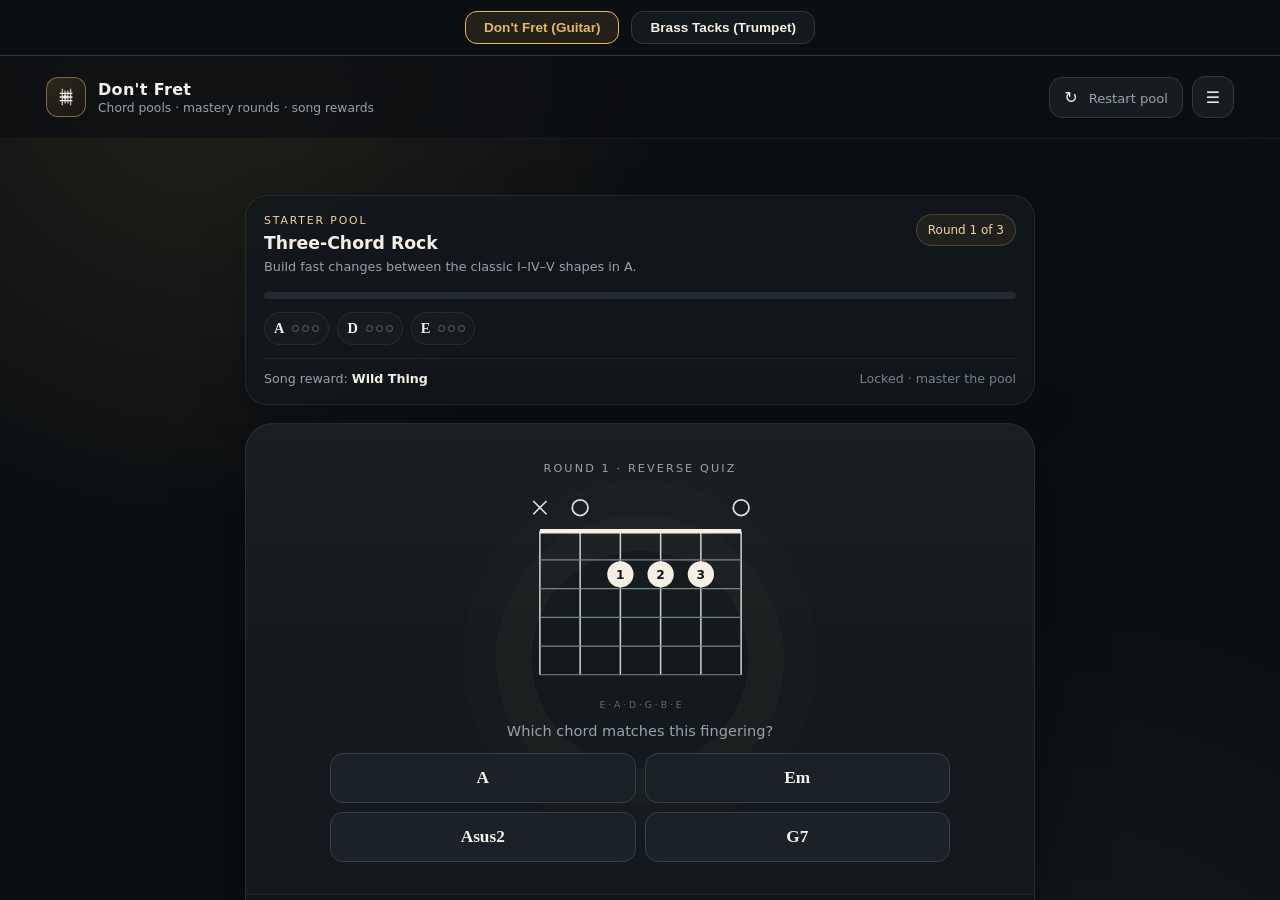
<file: index.html>
<!DOCTYPE html>
<html lang="en">
<head>
<meta charset="UTF-8" />
<meta name="viewport" content="width=device-width, initial-scale=1.0" />
<title>Instrument Trainers</title>
<style>
  :root {
    --bg: #0c0f12;
    --panel: #14191d;
    --line: #303941;
    --ink: #f5f0e7;
    --accent: #e6b85c;
  }
  
  html, body {
    margin: 0;
    padding: 0;
    height: 100%;
    font-family: Inter, ui-sans-serif, system-ui, -apple-system, sans-serif;
    background: var(--bg);
    color: var(--ink);
    overflow: hidden; /* Prevent double scrollbars */
  }

  .top-nav {
    display: flex;
    align-items: center;
    justify-content: center;
    gap: 12px;
    height: 56px;
    background: rgba(12, 15, 18, 0.95);
    border-bottom: 1px solid var(--line);
    position: absolute;
    top: 0;
    left: 0;
    width: 100%;
    z-index: 100;
    box-sizing: border-box;
  }

  .nav-btn {
    background: var(--panel);
    border: 1px solid var(--line);
    color: var(--ink);
    padding: 8px 18px;
    border-radius: 12px;
    cursor: pointer;
    font-size: 0.85rem;
    font-weight: 600;
    transition: all 0.15s ease;
  }

  .nav-btn:hover {
    border-color: rgba(230, 184, 92, 0.5);
    transform: translateY(-1px);
  }

  .nav-btn.active {
    background: rgba(230, 184, 92, 0.1);
    border-color: var(--accent);
    color: var(--accent);
    transform: none;
  }

  .app-frame {
    width: 100%;
    height: 100vh;
    border: none;
    padding-top: 56px; /* Offset for the nav bar */
    box-sizing: border-box;
    display: block;
  }
</style>
</head>
<body>

  <div class="top-nav">
    <button class="nav-btn active" onclick="switchApp('guitar/index.html', this)">Don't Fret (Guitar)</button>
    <button class="nav-btn" onclick="switchApp('trumpet/index.html', this)">Brass Tacks (Trumpet)</button>
  </div>

  <iframe id="appFrame" class="app-frame" src="guitar/index.html" title="Instrument Trainer Application"></iframe>

  <script>
    function switchApp(url, btnElement) {
      // Switch the iframe source
      document.getElementById('appFrame').src = url;
      
      // Update active button states
      document.querySelectorAll('.nav-btn').forEach(btn => btn.classList.remove('active'));
      btnElement.classList.add('active');
    }
  </script>

</body>
</html>
</file>
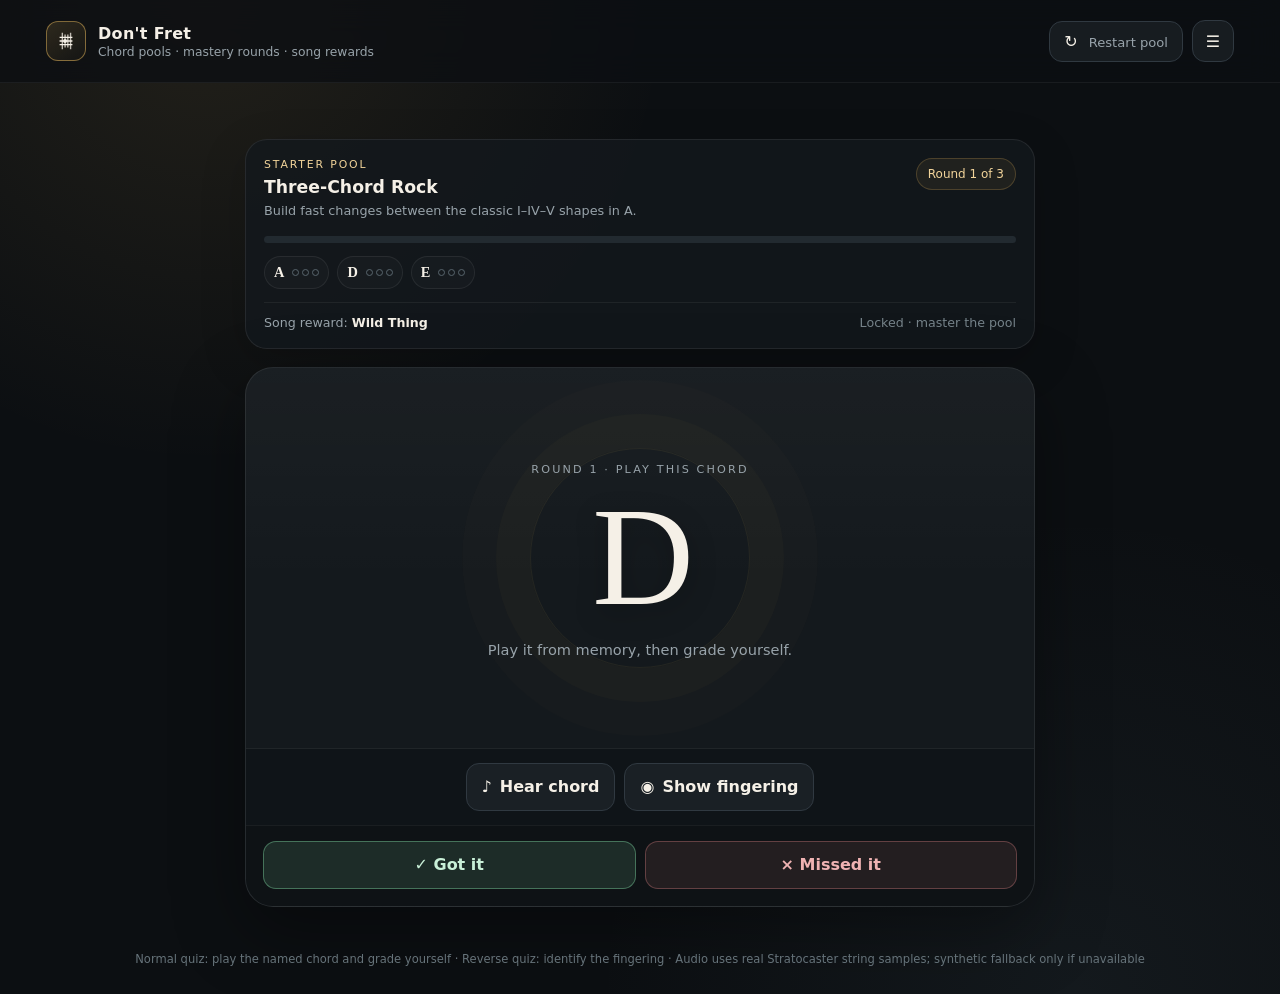
<file: guitar/index.html>
<!DOCTYPE html>
<html lang="en">
<head>
<meta charset="UTF-8" />
<meta name="viewport" content="width=device-width, initial-scale=1.0" />
<link rel="stylesheet" href="styles.css">
<script type="module" src="./index.js?v=1.2"></script>
<title>Don't Fret — Chord Trainer</title>
</head>
<body>
<div class="app-shell">
  <header>
    <div class="brand">
      <div class="brand-mark" aria-hidden="true">
        <svg viewBox="0 0 24 24" fill="none" stroke="currentColor" stroke-width="1.5">
          <path d="M8 3v18M11 5v14M14 5v14M17 3v18" opacity=".75"/>
          <path d="M5 8h14M5 12h14M5 16h14"/>
          <circle cx="11" cy="12" r="2.1" fill="currentColor" stroke="none"/>
        </svg>
      </div>
      <div class="brand-copy">
        <strong>Don't Fret</strong>
        <span>Chord pools · mastery rounds · song rewards</span>
      </div>
    </div>
    <div class="header-actions">
      <button id="restartBtn" class="ghost-btn" title="Restart this chord pool">↻ <span>Restart pool</span></button>
      <button id="settingsBtn" class="icon-btn" title="Chord pools and settings" aria-label="Chord pools and settings">☰</button>
    </div>
  </header>

  <main>
    <div class="quiz-wrap">
      <section class="pool-status" aria-label="Current chord pool progress">
        <div class="pool-top">
          <div>
            <div id="poolKicker" class="pool-kicker">Starter pool</div>
            <h2 id="poolTitle" class="pool-title">Three-Chord Rock</h2>
            <p id="poolDescription" class="pool-desc"></p>
          </div>
          <div id="roundBadge" class="round-badge">Round 1 of 3</div>
        </div>
        <div class="progress-track"><div id="progressFill" class="progress-fill"></div></div>
        <div id="masteryRow" class="mastery-row"></div>
        <div class="reward-line">
          <span>Song reward: <strong id="rewardTitle">Wild Thing</strong></span>
          <span id="rewardState" class="reward-state">Locked · master the pool</span>
        </div>
      </section>

      <section id="quizCard" class="quiz-card" aria-live="polite">
        <div class="prompt-area">
          <div class="prompt-inner">
            <div id="eyebrow" class="eyebrow">Play this chord</div>

            <div id="forwardPrompt">
              <h1 id="chordName">A</h1>
              <div class="subprompt">Play it from memory, then grade yourself.</div>
            </div>

            <div id="reversePrompt" class="reverse-wrap">
              <div id="reverseDiagram" class="reverse-diagram"></div>
              <div class="subprompt" style="margin-top:0;margin-bottom:14px">Which chord matches this fingering?</div>
              <div id="choiceGrid" class="choice-grid"></div>
            </div>
          </div>
        </div>

        <div class="hint-strip">
          <button id="hearBtn" class="secondary-btn" title="Hear chord (Space)"><span aria-hidden="true">♪</span> Hear chord</button>
          <button id="showBtn" class="secondary-btn" title="Show fingering (F)"><span aria-hidden="true">◉</span> Show fingering</button>
        </div>

        <div class="answer-strip">
          <div id="forwardActions" class="forward-actions">
            <button id="gotItBtn" class="answer-btn good">✓ Got it</button>
            <button id="missedBtn" class="answer-btn miss">× Missed it</button>
          </div>
          <div id="feedbackRow" class="feedback-row">
            <div id="feedbackCopy" class="feedback-copy"></div>
            <button id="continueBtn" class="primary-btn">Next chord <span aria-hidden="true">→</span></button>
          </div>
        </div>
      </section>

      <section id="diagramCard" class="diagram-card" aria-live="polite">
        <div class="diagram-head">
          <div>
            <h2 id="diagramTitle">A fingering</h2>
            <p>Standard tuning · E A D G B E</p>
          </div>
          <div class="mini-badge">Fingering</div>
        </div>
        <div id="diagram"></div>
        <div class="tip-row">
          <div class="tip">○ open string</div>
          <div class="tip">× muted string</div>
          <div class="tip">● fretted note</div>
          <div class="tip">number = finger</div>
        </div>
      </section>

      <section id="songCard" class="song-card" aria-live="polite">
        <div class="unlock-label">Pool mastered · song unlocked</div>
        <h2 id="songTitle"></h2>
        <p id="songMeta" class="song-meta"></p>
        <p id="songNote" class="song-note"></p>
        <div class="song-grid">
          <div class="song-panel">
            <div class="song-panel-label">Practice progression</div>
            <div id="songProgression" class="progression"></div>
          </div>
          <div class="song-panel">
            <div class="song-panel-label">Suggested practice pattern</div>
            <div id="strumPattern" class="strum-pattern"></div>
            <div id="strumCount" class="strum-count"></div>
          </div>
        </div>
        <div class="song-actions">
          <button id="playProgressionBtn" class="primary-btn"><span aria-hidden="true">♪</span> Hear progression</button>
          <button id="practiceAgainBtn" class="secondary-btn">Practice pool again</button>
          <button id="choosePoolBtn" class="secondary-btn">Choose another pool</button>
        </div>

        <div class="song-demo" aria-label="Guided song chord demonstration">
          <div class="song-demo-head">
            <div>
              <h3>Guided chord demonstration</h3>
              <p>Follow the shape, count the pulse, and change when the next chord arrives.</p>
            </div>
            <div class="tempo-control">
              <div class="tempo-top"><span>Practice tempo</span><strong id="demoTempoValue">72 BPM</strong></div>
              <input id="demoTempo" type="range" min="45" max="130" step="1" value="72" aria-label="Guided demonstration practice tempo" />
            </div>
          </div>

          <div class="demo-stage">
            <div id="demoCurrentDiagram" class="demo-diagram-panel"></div>
            <div class="demo-info-panel">
              <div id="demoStepLabel" class="demo-kicker">Chord 1 of 4</div>
              <div id="demoChordName" class="demo-chord-name">A</div>
              <div class="demo-next">
                <div id="demoNextDiagram" class="demo-next-diagram"></div>
                <div class="demo-next-copy"><span>Coming next</span><strong id="demoNextChord">D</strong></div>
              </div>
              <div class="demo-measure">
                <div class="demo-measure-top"><span id="demoFeel">4/4 practice pulse</span><span id="demoBeatCount">Beat 1 of 4</span></div>
                <div id="demoBeats" class="demo-beats"></div>
              </div>
              <div class="demo-controls">
                <button id="demoPlayBtn" class="primary-btn">▶ Start demo</button>
                <button id="demoPrevBtn" class="secondary-btn" aria-label="Previous chord">← Previous</button>
                <button id="demoNextBtn" class="secondary-btn">Next →</button>
                <button id="demoHearBtn" class="secondary-btn"><span aria-hidden="true">♪</span> Hear chord</button>
              </div>
              <div id="demoStatus" class="demo-status" aria-live="polite">Ready · the demo stops after one full progression.</div>
            </div>
          </div>
        </div>
      </section>
    </div>
  </main>

  <footer>Normal quiz: play the named chord and grade yourself · Reverse quiz: identify the fingering · Audio uses real Stratocaster string samples; synthetic fallback only if unavailable</footer>
</div>

<div id="drawerBackdrop" class="drawer-backdrop" aria-hidden="true">
  <aside class="drawer" role="dialog" aria-modal="true" aria-labelledby="settingsTitle">
    <div class="drawer-head">
      <h2 id="settingsTitle">Chord pools</h2>
      <button id="closeSettings" class="icon-btn" aria-label="Close settings">×</button>
    </div>
    <p class="drawer-copy">Each pool has three mastery rounds. A chord advances only when you get it right. Wrong answers stay in the current round and come back again later.</p>

    <div class="section-label">Choose a pool</div>
    <div id="poolList" class="pool-list"></div>

    <div class="section-label">Reverse quiz chance</div>
    <div class="range-row">
      <input id="reverseChance" type="range" min="0" max="100" step="10" value="30" aria-label="Reverse quiz chance" />
      <div id="reverseChanceValue" class="range-value">30%</div>
    </div>
    <p class="settings-note">At 30%, about three out of every ten questions show a fingering first and ask you to identify the chord. Set it to 0% for normal play-only practice or 100% for all reverse questions.</p>

    <div class="section-label">Electric guitar sample library</div>
    <div class="sample-library">
      <div class="sample-library-top">
        <div>
          <div id="sampleStatusTitle" class="sample-library-title">Real Stratocaster samples ready to load</div>
          <div id="sampleStatusNote" class="sample-message">The first chord you hear loads its real recorded strings automatically. The rest of the 22-note library then fills in for faster playback.</div>
        </div>
        <div id="sampleCount" class="sample-count">0 / 22</div>
      </div>
      <div class="sample-progress" aria-hidden="true"><span id="sampleProgressFill"></span></div>
      <div class="sample-actions">
        <button id="loadBuiltInSamplesBtn" class="secondary-btn sample-clear" type="button">Load all real guitar samples</button>
        <label class="sample-file-btn">Use my WAV files<input id="sampleFilesInput" type="file" accept="audio/wav,audio/x-wav,.wav,audio/*" multiple></label>
        <label class="sample-file-btn">Use my sample folder<input id="sampleFolderInput" type="file" accept="audio/wav,audio/x-wav,.wav,audio/*" multiple webkitdirectory directory></label>
        <button id="clearSamplesBtn" class="secondary-btn sample-clear" type="button">Clear memory</button>
      </div>
      <details class="sample-details">
        <summary>Sample source & required positions</summary>
        <p class="sample-naming"><strong>Built-in source:</strong> Wavebase Stratocaster — real electric-guitar notes recorded without effects and released to the public domain. The low string in the source session was Drop-D, so its E/F/G recordings come from slightly higher physical frets, but the pitches and string register are correct.</p>
        <p class="sample-naming"><strong>Your own files still work:</strong> <code>S1_F0_V1.wav</code>. S1 = low E and S6 = high E; F is the fret; V is an optional alternate take.</p>
        <div id="sampleChecklist" class="sample-checklist"></div>
      </details>
    </div>
    <p class="settings-note">Internet is needed to fetch the built-in WAVs after a page reload. Once loaded, they stay cached in memory for the session. If the remote library cannot load, the app falls back to the physical string model or any WAVs you supply.</p>

    <div class="section-label">Progress</div>
    <button id="resetAllBtn" class="danger-btn" style="width:100%">Reset all pool progress</button>
    <p class="settings-note">Progress and your reverse-quiz setting are saved in this browser.</p>

    <div class="section-label">Keyboard shortcuts</div>
    <div class="shortcut-table">
      <div class="shortcut"><span>Hear chord</span><kbd>Space</kbd></div>
      <div class="shortcut"><span>Show / hide fingering</span><kbd>F</kbd></div>
      <div class="shortcut"><span>Got it</span><kbd>1</kbd></div>
      <div class="shortcut"><span>Missed it</span><kbd>2</kbd></div>
      <div class="shortcut"><span>Continue after answer</span><kbd>Enter</kbd></div>
    </div>
  </aside>
</div>
</file>
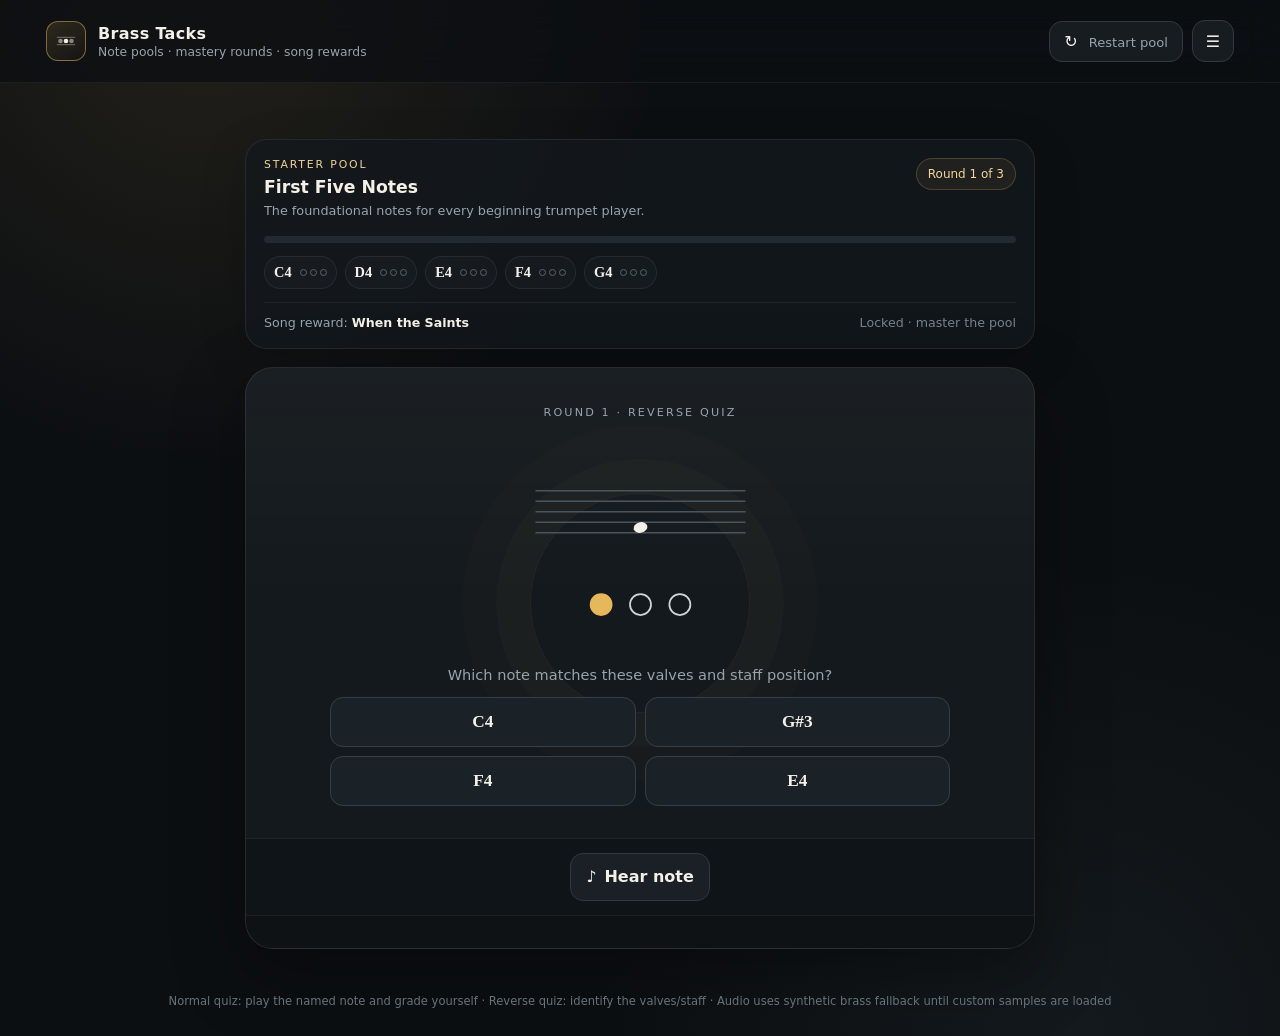
<file: trumpet/index.html>
<!DOCTYPE html>
<html lang="en">
<head>
<meta charset="UTF-8" />
<meta name="viewport" content="width=device-width, initial-scale=1.0" />
<link rel="stylesheet" href="styles.css">
<script type="module" src="./index.js?v=2.3"></script>
<title>Brass Tacks — Trumpet Trainer</title>
</head>
<body>
<div class="app-shell">
  <header>
    <div class="brand">
      <div class="brand-mark" aria-hidden="true">
        <svg viewBox="0 0 24 24" fill="none" stroke="currentColor" stroke-width="1.5">
          <circle cx="6" cy="12" r="2.5" fill="currentColor" stroke="none" opacity=".5"/>
          <circle cx="12" cy="12" r="2.5" fill="currentColor" stroke="none"/>
          <circle cx="18" cy="12" r="2.5" fill="currentColor" stroke="none" opacity=".5"/>
          <path d="M2 16h20M2 8h20" opacity=".3"/>
        </svg>
      </div>
      <div class="brand-copy">
        <strong>Brass Tacks</strong>
        <span>Note pools · mastery rounds · song rewards</span>
      </div>
    </div>
    <div class="header-actions">
      <button id="restartBtn" class="ghost-btn" title="Restart this note pool">↻ <span>Restart pool</span></button>
      <button id="settingsBtn" class="icon-btn" title="Note pools and settings" aria-label="Note pools and settings">☰</button>
    </div>
  </header>

  <main>
    <div class="quiz-wrap">
      <section class="pool-status" aria-label="Current note pool progress">
        <div class="pool-top">
          <div>
            <div id="poolKicker" class="pool-kicker">Starter pool</div>
            <h2 id="poolTitle" class="pool-title">First Five Notes</h2>
            <p id="poolDescription" class="pool-desc"></p>
          </div>
          <div id="roundBadge" class="round-badge">Round 1 of 3</div>
        </div>
        <div class="progress-track"><div id="progressFill" class="progress-fill"></div></div>
        <div id="masteryRow" class="mastery-row"></div>
        <div class="reward-line">
          <span>Song reward: <strong id="rewardTitle">When the Saints</strong></span>
          <span id="rewardState" class="reward-state">Locked · master the pool</span>
        </div>
      </section>

      <section id="quizCard" class="quiz-card" aria-live="polite">
        <div class="prompt-area">
          <div class="prompt-inner">
            <div id="eyebrow" class="eyebrow">Play this note</div>

            <div id="forwardPrompt">
              <h1 id="noteName">C4</h1>
              <div class="subprompt">Play it from memory, then grade yourself.</div>
            </div>

            <div id="reversePrompt" class="reverse-wrap">
              <div id="reverseDiagram" class="reverse-diagram"></div>
              <div class="subprompt" style="margin-top:0;margin-bottom:14px">Which note matches these valves and staff position?</div>
              <div id="choiceGrid" class="choice-grid"></div>
            </div>
          </div>
        </div>

        <div class="hint-strip">
          <button id="hearBtn" class="secondary-btn" title="Hear note (Space)"><span aria-hidden="true">♪</span> Hear note</button>
          <button id="showBtn" class="secondary-btn" title="Show fingerings (F)"><span aria-hidden="true">◉</span> Show valves</button>
        </div>

        <div class="answer-strip">
          <div id="forwardActions" class="forward-actions">
            <button id="gotItBtn" class="answer-btn good">✓ Got it</button>
            <button id="missedBtn" class="answer-btn miss">× Missed it</button>
          </div>
          <div id="feedbackRow" class="feedback-row">
            <div id="feedbackCopy" class="feedback-copy"></div>
            <button id="continueBtn" class="primary-btn">Next note <span aria-hidden="true">→</span></button>
          </div>
        </div>
      </section>

      <section id="diagramCard" class="diagram-card" aria-live="polite">
        <div class="diagram-head">
          <div>
            <h2 id="diagramTitle">C4 fingering</h2>
            <p>Bb Trumpet · Treble Clef</p>
          </div>
          <div class="mini-badge">Valves</div>
        </div>
        <div id="diagram"></div>
        <div class="tip-row">
          <div class="tip">○ open valve</div>
          <div class="tip">● pressed valve</div>
          <div class="tip">1 = index, 2 = middle, 3 = ring</div>
        </div>
      </section>

      <section id="songCard" class="song-card" aria-live="polite">
        <div class="unlock-label">Pool mastered · song unlocked</div>
        <h2 id="songTitle"></h2>
        <p id="songMeta" class="song-meta"></p>
        <p id="songNote" class="song-note"></p>
        
        <div class="song-actions" style="margin-bottom: 24px;">
          <button id="practiceAgainBtn" class="secondary-btn">Practice pool again</button>
          <button id="choosePoolBtn" class="secondary-btn">Choose another pool</button>
        </div>

        <div class="song-demo" aria-label="Guided song note demonstration">
          <div class="song-demo-head">
            <div>
              <h3>Phrase Playback</h3>
              <p>Listen to the exact rhythm. Note widths indicate duration (e.g. quarter, half notes).</p>
            </div>
            <div class="tempo-control">
              <div class="tempo-top"><span>Practice tempo</span><strong id="demoTempoValue">72 BPM</strong></div>
              <input id="demoTempo" type="range" min="45" max="180" step="1" value="72" aria-label="Guided demonstration practice tempo" />
            </div>
          </div>

          <div class="demo-stage">
            <div id="demoCurrentDiagram" class="demo-diagram-panel"></div>
            <div class="demo-info-panel">
              <div id="demoStepLabel" class="demo-kicker">Note 1</div>
              <div class="demo-timeline-wrap">
                <div id="demoTimeline" class="demo-timeline"></div>
              </div>
              <div class="demo-controls">
                <button id="demoPlayBtn" class="primary-btn">▶ Start playback</button>
                <button id="demoHearBtn" class="secondary-btn"><span aria-hidden="true">♪</span> Check note</button>
              </div>
              <div id="demoStatus" class="demo-status" aria-live="polite">Ready.</div>
            </div>
          </div>
        </div>
      </section>
    </div>
  </main>

  <footer>Normal quiz: play the named note and grade yourself · Reverse quiz: identify the valves/staff · Audio uses synthetic brass fallback until custom samples are loaded</footer>
</div>

<div id="drawerBackdrop" class="drawer-backdrop" aria-hidden="true">
  <aside class="drawer" role="dialog" aria-modal="true" aria-labelledby="settingsTitle">
    <div class="drawer-head">
      <h2 id="settingsTitle">Note pools</h2>
      <button id="closeSettings" class="icon-btn" aria-label="Close settings">×</button>
    </div>
    <p class="drawer-copy">Each pool has three mastery rounds. A note advances only when you get it right. Wrong answers stay in the current round and come back again later.</p>

    <div class="section-label">Choose a pool</div>
    <div id="poolList" class="pool-list"></div>

    <div class="section-label">Reverse quiz chance</div>
    <div class="range-row">
      <input id="reverseChance" type="range" min="0" max="100" step="10" value="30" aria-label="Reverse quiz chance" />
      <div id="reverseChanceValue" class="range-value">30%</div>
    </div>
    <p class="settings-note">At 30%, about three out of every ten questions show a staff/valve diagram first and ask you to identify the note. Set it to 0% for normal play-only practice or 100% for all reverse questions.</p>

    <div class="section-label">Trumpet sample library</div>
    <div class="sample-library">
      <div class="sample-library-top">
        <div>
          <div id="sampleStatusTitle" class="sample-library-title">Using synthetic brass fallback</div>
          <div id="sampleStatusNote" class="sample-message">Provide your own WAV recordings of trumpet notes to replace the synthesizer.</div>
        </div>
        <div id="sampleCount" class="sample-count">0 / 12</div>
      </div>
      <div class="sample-progress" aria-hidden="true"><span id="sampleProgressFill"></span></div>
      <div class="sample-actions">
        <label class="sample-file-btn">Use my WAV files<input id="sampleFilesInput" type="file" accept="audio/wav,audio/x-wav,.wav,audio/*" multiple></label>
        <button id="clearSamplesBtn" class="secondary-btn sample-clear" type="button">Clear memory</button>
      </div>
      <details class="sample-details">
        <summary>Sample naming & requirements</summary>
        <p class="sample-naming"><strong>File naming:</strong> Name your files exactly like the notes: <code>C4.wav</code>, <code>F#4.wav</code>, <code>Bb4.wav</code>.</p>
        <div id="sampleChecklist" class="sample-checklist"></div>
      </details>
    </div>

    <div class="section-label">Progress</div>
    <button id="resetAllBtn" class="danger-btn" style="width:100%">Reset all pool progress</button>
    <p class="settings-note">Progress and your reverse-quiz setting are saved in this browser.</p>

    <div class="section-label">Keyboard shortcuts</div>
    <div class="shortcut-table">
      <div class="shortcut"><span>Hear note</span><kbd>Space</kbd></div>
      <div class="shortcut"><span>Show / hide valves</span><kbd>F</kbd></div>
      <div class="shortcut"><span>Got it</span><kbd>1</kbd></div>
      <div class="shortcut"><span>Missed it</span><kbd>2</kbd></div>
      <div class="shortcut"><span>Continue after answer</span><kbd>Enter</kbd></div>
    </div>
  </aside>
</div>
</body>
</html>
</file>
<file: guitar/styles.css>
:root {
  --bg: #0c0f12;
  --panel: #14191d;
  --panel-2: #1a2025;
  --panel-3: #20272c;
  --ink: #f5f0e7;
  --muted: #98a3aa;
  --line: #303941;
  --accent: #e6b85c;
  --accent-2: #f2d49a;
  --success: #79c99a;
  --danger: #de8585;
  --shadow: 0 24px 70px rgba(0,0,0,.36);
}

* { box-sizing: border-box; }
html, body { min-height: 100%; }
body {
  margin: 0;
  font-family: Inter, ui-sans-serif, system-ui, -apple-system, BlinkMacSystemFont, "Segoe UI", sans-serif;
  background:
    radial-gradient(circle at 16% 0%, rgba(230,184,92,.10), transparent 29rem),
    radial-gradient(circle at 84% 100%, rgba(110,144,160,.08), transparent 30rem),
    var(--bg);
  color: var(--ink);
}

button, input { font: inherit; }
button { -webkit-tap-highlight-color: transparent; }
button:focus-visible, input:focus-visible { outline: 2px solid var(--accent); outline-offset: 3px; }

.app-shell { min-height: 100vh; display: grid; grid-template-rows: auto 1fr auto; }

header {
  display: flex;
  align-items: center;
  justify-content: space-between;
  gap: 20px;
  padding: 20px clamp(17px, 4vw, 46px);
  border-bottom: 1px solid rgba(255,255,255,.06);
  background: rgba(12,15,18,.78);
  backdrop-filter: blur(16px);
  position: sticky;
  top: 0;
  z-index: 10;
}

.brand { display:flex; align-items:center; gap:12px; min-width:0; }
.brand-mark {
  width: 40px; height: 40px; border:1px solid rgba(230,184,92,.5); border-radius:12px;
  display:grid; place-items:center;
  background:linear-gradient(145deg, rgba(230,184,92,.15), rgba(230,184,92,.03));
}
.brand-mark svg { width:22px; height:22px; }
.brand-copy strong { display:block; letter-spacing:.02em; }
.brand-copy span { display:block; color:var(--muted); font-size:.77rem; margin-top:2px; }
.header-actions { display:flex; align-items:center; gap:9px; }

.icon-btn, .ghost-btn, .primary-btn, .secondary-btn, .danger-btn, .answer-btn, .pool-card, .choice-btn {
  border:0; border-radius:13px; color:var(--ink); cursor:pointer;
  transition:transform .14s ease, border-color .14s ease, background .14s ease, opacity .14s ease;
}
.icon-btn:hover, .ghost-btn:hover, .primary-btn:hover, .secondary-btn:hover, .danger-btn:hover, .answer-btn:hover, .pool-card:hover, .choice-btn:hover { transform:translateY(-1px); }
.icon-btn:active, .ghost-btn:active, .primary-btn:active, .secondary-btn:active, .danger-btn:active, .answer-btn:active, .pool-card:active, .choice-btn:active { transform:translateY(0); }

.icon-btn, .ghost-btn { background:#171c20; border:1px solid var(--line); }
.icon-btn { width:42px; height:42px; display:grid; place-items:center; }
.ghost-btn { padding:10px 14px; }
.ghost-btn span { color:var(--muted); margin-left:6px; font-size:.82rem; }

main {
  width:min(1040px, 100%);
  margin:0 auto;
  padding:clamp(24px, 5vw, 56px) clamp(16px, 4vw, 38px) 34px;
}
.quiz-wrap { width:min(790px, 100%); margin:0 auto; display:grid; gap:18px; }

.pool-status {
  background:rgba(20,25,29,.84);
  border:1px solid rgba(255,255,255,.08);
  border-radius:22px;
  padding:18px;
  box-shadow:0 14px 46px rgba(0,0,0,.18);
}
.pool-top { display:flex; justify-content:space-between; align-items:flex-start; gap:16px; }
.pool-kicker { color:var(--accent-2); text-transform:uppercase; letter-spacing:.17em; font-size:.68rem; margin-bottom:6px; }
.pool-title { margin:0; font-size:1.08rem; }
.pool-desc { margin:5px 0 0; color:var(--muted); font-size:.8rem; line-height:1.45; }
.round-badge { white-space:nowrap; padding:8px 11px; border-radius:999px; background:rgba(230,184,92,.07); border:1px solid rgba(230,184,92,.22); color:var(--accent-2); font-size:.75rem; }

.progress-track { height:7px; border-radius:999px; background:#222a30; overflow:hidden; margin:15px 0 13px; }
.progress-fill { height:100%; width:0%; border-radius:inherit; background:linear-gradient(90deg, #c99b44, var(--accent)); transition:width .25s ease; }

.mastery-row { display:flex; flex-wrap:wrap; gap:8px; }
.mastery-chip {
  display:flex; align-items:center; gap:8px; padding:7px 9px; border:1px solid rgba(255,255,255,.07);
  border-radius:999px; background:rgba(255,255,255,.018); color:var(--muted); font-size:.74rem;
}
.mastery-chip strong { color:var(--ink); font-family:Georgia, "Times New Roman", serif; font-size:.9rem; }
.mastery-dots { display:flex; gap:3px; }
.mastery-dot { width:7px; height:7px; border-radius:50%; border:1px solid #58656d; background:transparent; }
.mastery-dot.on { border-color:var(--accent); background:var(--accent); }

.reward-line {
  margin-top:13px; padding-top:12px; border-top:1px solid rgba(255,255,255,.06);
  display:flex; align-items:center; justify-content:space-between; gap:14px; color:var(--muted); font-size:.79rem;
}
.reward-line strong { color:var(--ink); }
.reward-state { color:#76838a; white-space:nowrap; }
.reward-state.unlocked { color:var(--success); }

.quiz-card {
  background:linear-gradient(180deg, rgba(255,255,255,.026), transparent 40%), var(--panel);
  border:1px solid rgba(255,255,255,.08);
  border-radius:28px;
  box-shadow:var(--shadow);
  overflow:hidden;
}

.prompt-area {
  min-height:380px; display:grid; place-items:center; padding:38px 26px 32px; text-align:center; position:relative;
}
.prompt-area::before {
  content:""; position:absolute; width:218px; height:218px; border-radius:50%; border:1px solid rgba(230,184,92,.08);
  box-shadow:0 0 0 34px rgba(230,184,92,.025), 0 0 0 68px rgba(230,184,92,.012); pointer-events:none;
}
.prompt-inner { position:relative; z-index:1; width:min(620px,100%); }
.eyebrow { text-transform:uppercase; letter-spacing:.19em; font-size:.7rem; color:var(--muted); margin-bottom:18px; }
#chordName {
  margin:0; font-family:Georgia, "Times New Roman", serif; font-weight:500;
  font-size:clamp(5rem, 16vw, 8.8rem); line-height:.9; letter-spacing:-.045em; text-shadow:0 8px 28px rgba(0,0,0,.25);
}
.subprompt { color:var(--muted); font-size:.91rem; margin-top:20px; }

.reverse-wrap { display:none; }
.reverse-wrap.show { display:block; }
.reverse-diagram { min-height:245px; display:grid; place-items:center; margin-top:-16px; }
.choice-grid { display:grid; grid-template-columns:repeat(2, minmax(0,1fr)); gap:9px; margin-top:7px; }
.choice-btn {
  min-height:50px; background:#1b2227; border:1px solid #344049; color:var(--ink);
  font-family:Georgia, "Times New Roman", serif; font-size:1.08rem; font-weight:600;
}
.choice-btn:hover { border-color:rgba(230,184,92,.5); }
.choice-btn.correct { background:rgba(121,201,154,.13); border-color:rgba(121,201,154,.62); color:#c9f0d8; }
.choice-btn.wrong { background:rgba(222,133,133,.10); border-color:rgba(222,133,133,.52); color:#f0b6b6; }
.choice-btn:disabled { cursor:default; transform:none; }

.hint-strip {
  padding:14px 17px; border-top:1px solid rgba(255,255,255,.07); background:rgba(7,9,11,.28);
  display:flex; gap:9px; justify-content:center;
}
.secondary-btn, .primary-btn, .danger-btn, .answer-btn {
  min-height:48px; padding:11px 15px; display:inline-flex; align-items:center; justify-content:center; gap:8px; font-weight:650;
}
.secondary-btn { background:var(--panel-2); border:1px solid var(--line); }
.secondary-btn.revealed { border-color:rgba(230,184,92,.44); background:rgba(230,184,92,.08); }
.primary-btn { background:var(--accent); color:#18130c; box-shadow:0 8px 25px rgba(230,184,92,.16); }
.answer-btn.good { background:rgba(121,201,154,.14); border:1px solid rgba(121,201,154,.45); color:#c9f0d8; }
.answer-btn.miss { background:rgba(222,133,133,.10); border:1px solid rgba(222,133,133,.34); color:#efb2b2; }
.danger-btn { background:transparent; border:1px solid rgba(222,133,133,.35); color:#e9a4a4; }

.answer-strip {
  padding:15px 17px 17px; border-top:1px solid rgba(255,255,255,.05); background:rgba(7,9,11,.42);
}
.forward-actions { display:grid; grid-template-columns:1fr 1fr; gap:9px; }
.feedback-row { display:none; grid-template-columns:1fr auto; gap:14px; align-items:center; }
.feedback-row.show { display:grid; }
.feedback-copy strong { display:block; font-size:.9rem; }
.feedback-copy span { display:block; margin-top:3px; color:var(--muted); font-size:.78rem; line-height:1.4; }
.feedback-copy.success strong { color:var(--success); }
.feedback-copy.error strong { color:var(--danger); }

.diagram-card, .song-card {
  border:1px solid rgba(255,255,255,.08); border-radius:24px; background:var(--panel); box-shadow:0 16px 50px rgba(0,0,0,.22); padding:22px;
}
.diagram-card { display:none; opacity:0; transform:translateY(-10px); }
.diagram-card.show { display:block; animation:reveal .24s ease forwards; }
@keyframes reveal { to { opacity:1; transform:translateY(0); } }
.diagram-head { display:flex; justify-content:space-between; align-items:flex-start; gap:18px; margin-bottom:6px; }
.diagram-head h2 { margin:0; font-size:1.05rem; }
.diagram-head p { margin:4px 0 0; color:var(--muted); font-size:.82rem; }
.mini-badge { font-size:.7rem; color:var(--accent-2); border:1px solid rgba(230,184,92,.26); background:rgba(230,184,92,.06); border-radius:999px; padding:7px 10px; white-space:nowrap; }
#diagram { display:grid; place-items:center; min-height:290px; }
.tip-row { display:flex; flex-wrap:wrap; gap:7px; justify-content:center; }
.tip { color:var(--muted); font-size:.73rem; border:1px solid rgba(255,255,255,.07); border-radius:999px; padding:6px 9px; background:rgba(255,255,255,.02); }

.song-card { display:none; overflow:hidden; position:relative; }
.song-card.show { display:block; animation:reveal .28s ease forwards; }
.song-card::after { content:"♪"; position:absolute; right:-14px; top:-42px; font-family:Georgia,serif; font-size:170px; color:rgba(230,184,92,.035); transform:rotate(-10deg); pointer-events:none; }
.unlock-label { text-transform:uppercase; letter-spacing:.18em; font-size:.7rem; color:var(--success); margin-bottom:7px; }
.song-card h2 { font-family:Georgia, "Times New Roman", serif; font-size:2rem; margin:0; font-weight:500; }
.song-meta { color:var(--muted); font-size:.82rem; margin:5px 0 18px; }
.song-note { color:#c9d0d4; line-height:1.55; font-size:.87rem; margin:0 0 18px; max-width:620px; }
.song-grid { display:grid; grid-template-columns:1.2fr .8fr; gap:12px; position:relative; z-index:1; }
.song-panel { border:1px solid rgba(255,255,255,.07); background:rgba(255,255,255,.018); border-radius:17px; padding:15px; }
.song-panel-label { font-size:.67rem; text-transform:uppercase; letter-spacing:.15em; color:#78868e; margin-bottom:10px; }
.progression { display:flex; flex-wrap:wrap; align-items:center; gap:7px; }
.progression-chord { min-width:48px; text-align:center; padding:9px 10px; border-radius:10px; background:#20272c; border:1px solid #37424a; font-family:Georgia, "Times New Roman", serif; font-size:1.06rem; }
.arrow { color:#66747c; }
.strum-pattern { font-family:ui-monospace, SFMono-Regular, Menlo, monospace; font-size:1.08rem; letter-spacing:.08em; color:var(--accent-2); line-height:1.5; }
.strum-count { color:var(--muted); font-size:.72rem; margin-top:6px; }
.song-actions { display:flex; flex-wrap:wrap; gap:9px; margin-top:14px; position:relative; z-index:1; }

.song-demo {
  margin-top:18px; border-top:1px solid rgba(255,255,255,.07); padding-top:18px; position:relative; z-index:1;
}
.song-demo-head { display:flex; align-items:flex-end; justify-content:space-between; gap:18px; margin-bottom:13px; }
.song-demo-head h3 { margin:0; font-size:1rem; }
.song-demo-head p { margin:4px 0 0; color:var(--muted); font-size:.78rem; line-height:1.4; }
.tempo-control { min-width:190px; }
.tempo-top { display:flex; justify-content:space-between; gap:10px; color:var(--muted); font-size:.7rem; margin-bottom:6px; }
.tempo-top strong { color:var(--accent-2); font-weight:650; }
.tempo-control input { width:100%; accent-color:var(--accent); }
.demo-stage {
  display:grid; grid-template-columns:minmax(250px,.9fr) minmax(0,1.1fr); gap:12px; align-items:stretch;
}
.demo-diagram-panel, .demo-info-panel {
  border:1px solid rgba(255,255,255,.07); border-radius:18px; background:rgba(8,11,13,.25); padding:14px; min-width:0;
}
.demo-diagram-panel { display:grid; place-items:center; min-height:286px; }
.demo-info-panel { display:flex; flex-direction:column; justify-content:center; }
.demo-kicker { text-transform:uppercase; letter-spacing:.16em; color:#78868e; font-size:.66rem; }
.demo-chord-name {
  font-family:Georgia, "Times New Roman", serif; font-size:clamp(3.2rem, 10vw, 5.4rem); line-height:.9; margin:8px 0 12px; font-weight:500;
}
.demo-next { display:grid; grid-template-columns:auto 1fr; align-items:center; gap:12px; padding:10px; border:1px solid rgba(255,255,255,.06); border-radius:14px; background:rgba(255,255,255,.018); }
.demo-next-copy { min-width:0; }
.demo-next-copy span { display:block; color:var(--muted); font-size:.68rem; text-transform:uppercase; letter-spacing:.12em; }
.demo-next-copy strong { display:block; font-family:Georgia, "Times New Roman", serif; font-size:1.3rem; margin-top:2px; }
.demo-next-diagram { width:88px; height:88px; display:grid; place-items:center; overflow:hidden; }
.demo-next-diagram svg { width:112px !important; max-width:none; }
.demo-measure { margin-top:14px; }
.demo-measure-top { display:flex; justify-content:space-between; gap:10px; color:var(--muted); font-size:.72rem; margin-bottom:7px; }
.demo-beats { display:grid; grid-template-columns:repeat(var(--demo-steps,4), minmax(0,1fr)); gap:5px; }
.demo-beat {
  min-height:42px; display:grid; place-items:center; padding:5px 3px; border-radius:10px; border:1px solid #354049; background:#20272c; color:#aab4b9;
  font-family:ui-monospace, SFMono-Regular, Menlo, monospace; font-size:.8rem; transition:background .12s ease,border-color .12s ease,color .12s ease,transform .12s ease;
}
.demo-beat.active { border-color:rgba(230,184,92,.72); background:rgba(230,184,92,.13); color:var(--accent-2); transform:translateY(-1px); }
.demo-controls { display:flex; flex-wrap:wrap; gap:8px; margin-top:12px; }
.demo-controls .primary-btn, .demo-controls .secondary-btn { min-height:44px; }
.demo-status { margin-top:9px; color:var(--muted); font-size:.75rem; min-height:1.2em; }
.progression-chord.demo-active { border-color:rgba(230,184,92,.72); background:rgba(230,184,92,.13); color:var(--accent-2); }
.progression-chord.demo-done { border-color:rgba(121,201,154,.28); color:#a8cbb5; }

footer { text-align:center; color:#66737a; font-size:.72rem; padding:11px 20px 28px; }

.drawer-backdrop { position:fixed; inset:0; background:rgba(0,0,0,.50); backdrop-filter:blur(4px); display:none; z-index:30; }
.drawer-backdrop.open { display:block; }
.drawer { position:absolute; top:0; right:0; height:100%; width:min(470px, 94vw); background:#11161a; border-left:1px solid rgba(255,255,255,.08); box-shadow:-30px 0 80px rgba(0,0,0,.38); padding:24px; overflow:auto; }
.drawer-head { display:flex; justify-content:space-between; align-items:center; gap:14px; }
.drawer-head h2 { margin:0; font-size:1.15rem; }
.drawer-copy { color:var(--muted); font-size:.84rem; line-height:1.5; margin:8px 0 20px; }
.section-label { font-size:.7rem; text-transform:uppercase; letter-spacing:.16em; color:#76848c; margin:22px 0 10px; }

.pool-list { display:grid; gap:9px; }
.pool-card {
  text-align:left; width:100%; padding:13px 14px; background:#171d21; border:1px solid var(--line); border-radius:15px;
}
.pool-card.active { border-color:rgba(230,184,92,.52); background:rgba(230,184,92,.065); }
.pool-card-top { display:flex; align-items:center; justify-content:space-between; gap:10px; }
.pool-card strong { font-size:.86rem; }
.pool-card .pct { color:var(--accent-2); font-size:.72rem; }
.pool-card .pool-chords { color:var(--muted); font-family:Georgia, "Times New Roman", serif; font-size:.82rem; margin-top:5px; }
.pool-card .pool-song { color:#78868e; font-size:.72rem; margin-top:6px; }
.pool-card .pool-song.unlocked { color:var(--success); }

.range-row { display:grid; grid-template-columns:1fr auto; gap:12px; align-items:center; }
.range-row input { accent-color:var(--accent); width:100%; }
.sample-library {
  border:1px solid var(--line); border-radius:16px; background:#151b1f; padding:14px;
}
.sample-library-top { display:flex; align-items:flex-start; justify-content:space-between; gap:12px; }
.sample-library-title { font-size:.86rem; font-weight:700; }
.sample-count { color:var(--accent-2); font-size:.74rem; white-space:nowrap; }
.sample-progress { height:6px; border-radius:999px; background:#252d32; overflow:hidden; margin:10px 0 12px; }
.sample-progress > span { display:block; height:100%; width:0; background:var(--accent); transition:width .2s ease; }
.sample-actions { display:flex; flex-wrap:wrap; gap:8px; }
.sample-file-btn {
  display:inline-flex; align-items:center; justify-content:center; min-height:40px; padding:8px 12px; cursor:pointer;
  border:1px solid var(--line); border-radius:11px; background:#1b2227; color:var(--ink); font-size:.77rem; font-weight:700;
}
.sample-file-btn:hover { border-color:#47535b; }
.sample-file-btn input { display:none; }
.sample-clear { min-height:40px; padding:8px 12px; font-size:.77rem; }
.sample-message { color:var(--muted); font-size:.75rem; line-height:1.45; margin:10px 0 0; }
.sample-details { margin-top:11px; border-top:1px solid rgba(255,255,255,.06); padding-top:9px; }
.sample-details summary { cursor:pointer; color:#aeb8bd; font-size:.76rem; font-weight:650; }
.sample-naming { color:var(--muted); font-size:.72rem; line-height:1.5; margin:8px 0; }
.sample-checklist { display:grid; grid-template-columns:repeat(2,minmax(0,1fr)); gap:5px 10px; margin-top:8px; }
.sample-key { display:flex; justify-content:space-between; gap:8px; color:#829097; font-size:.69rem; padding:4px 0; border-bottom:1px solid rgba(255,255,255,.035); }
.sample-key.loaded { color:#a8cbb5; }
.sample-key code { color:inherit; font-size:.67rem; }
.range-value { min-width:48px; text-align:center; color:var(--accent-2); border:1px solid rgba(230,184,92,.24); background:rgba(230,184,92,.06); border-radius:999px; padding:6px 8px; font-size:.76rem; }
.settings-note { margin-top:9px; font-size:.76rem; line-height:1.45; color:var(--muted); }
.shortcut-table { display:grid; gap:7px; }
.shortcut { display:flex; justify-content:space-between; align-items:center; color:var(--muted); font-size:.8rem; }
kbd { min-width:30px; text-align:center; padding:4px 7px; border-radius:7px; color:var(--ink); background:#20272c; border:1px solid #354049; font-size:.7rem; }

@media (max-width: 660px) {
  header { padding:15px; }
  .brand-copy span, .ghost-btn span { display:none; }
  main { padding-top:24px; }
  .pool-top { align-items:center; }
  .pool-desc { display:none; }
  .quiz-card { border-radius:22px; }
  .prompt-area { min-height:345px; padding-inline:18px; }
  .choice-grid { grid-template-columns:1fr 1fr; }
  .hint-strip { display:grid; grid-template-columns:1fr 1fr; }
  .song-grid { grid-template-columns:1fr; }
  .song-demo-head { align-items:flex-start; flex-direction:column; }
  .tempo-control { width:100%; min-width:0; }
  .demo-stage { grid-template-columns:1fr; }
  .demo-diagram-panel { min-height:250px; }
  .feedback-row { grid-template-columns:1fr; }
  .feedback-row .primary-btn { width:100%; }
  .sample-checklist { grid-template-columns:1fr; }
}

@media (prefers-reduced-motion: reduce) {
  * { animation-duration:.001ms !important; transition-duration:.001ms !important; scroll-behavior:auto !important; }
}
</file>
<file: trumpet/styles.css>
:root {
  --bg: #0c0f12;
  --panel: #14191d;
  --panel-2: #1a2025;
  --panel-3: #20272c;
  --ink: #f5f0e7;
  --muted: #98a3aa;
  --line: #303941;
  --accent: #e6b85c;
  --accent-2: #f2d49a;
  --success: #79c99a;
  --danger: #de8585;
  --shadow: 0 24px 70px rgba(0,0,0,.36);
}

* { box-sizing: border-box; }
html, body { min-height: 100%; }
body {
  margin: 0;
  font-family: Inter, ui-sans-serif, system-ui, -apple-system, BlinkMacSystemFont, "Segoe UI", sans-serif;
  background:
    radial-gradient(circle at 16% 0%, rgba(230,184,92,.10), transparent 29rem),
    radial-gradient(circle at 84% 100%, rgba(110,144,160,.08), transparent 30rem),
    var(--bg);
  color: var(--ink);
}

button, input { font: inherit; }
button { -webkit-tap-highlight-color: transparent; }
button:focus-visible, input:focus-visible { outline: 2px solid var(--accent); outline-offset: 3px; }

.app-shell { min-height: 100vh; display: grid; grid-template-rows: auto 1fr auto; }

header {
  display: flex;
  align-items: center;
  justify-content: space-between;
  gap: 20px;
  padding: 20px clamp(17px, 4vw, 46px);
  border-bottom: 1px solid rgba(255,255,255,.06);
  background: rgba(12,15,18,.78);
  backdrop-filter: blur(16px);
  position: sticky;
  top: 0;
  z-index: 10;
}

.brand { display:flex; align-items:center; gap:12px; min-width:0; }
.brand-mark {
  width: 40px; height: 40px; border:1px solid rgba(230,184,92,.5); border-radius:12px;
  display:grid; place-items:center;
  background:linear-gradient(145deg, rgba(230,184,92,.15), rgba(230,184,92,.03));
}
.brand-mark svg { width:22px; height:22px; }
.brand-copy strong { display:block; letter-spacing:.02em; }
.brand-copy span { display:block; color:var(--muted); font-size:.77rem; margin-top:2px; }
.header-actions { display:flex; align-items:center; gap:9px; }

.icon-btn, .ghost-btn, .primary-btn, .secondary-btn, .danger-btn, .answer-btn, .pool-card, .choice-btn {
  border:0; border-radius:13px; color:var(--ink); cursor:pointer;
  transition:transform .14s ease, border-color .14s ease, background .14s ease, opacity .14s ease;
}
.icon-btn:hover, .ghost-btn:hover, .primary-btn:hover, .secondary-btn:hover, .danger-btn:hover, .answer-btn:hover, .pool-card:hover, .choice-btn:hover { transform:translateY(-1px); }
.icon-btn:active, .ghost-btn:active, .primary-btn:active, .secondary-btn:active, .danger-btn:active, .answer-btn:active, .pool-card:active, .choice-btn:active { transform:translateY(0); }

.icon-btn, .ghost-btn { background:#171c20; border:1px solid var(--line); }
.icon-btn { width:42px; height:42px; display:grid; place-items:center; }
.ghost-btn { padding:10px 14px; }
.ghost-btn span { color:var(--muted); margin-left:6px; font-size:.82rem; }

main {
  width:min(1040px, 100%);
  margin:0 auto;
  padding:clamp(24px, 5vw, 56px) clamp(16px, 4vw, 38px) 34px;
}
.quiz-wrap { width:min(790px, 100%); margin:0 auto; display:grid; gap:18px; }

.pool-status {
  background:rgba(20,25,29,.84);
  border:1px solid rgba(255,255,255,.08);
  border-radius:22px;
  padding:18px;
  box-shadow:0 14px 46px rgba(0,0,0,.18);
}
.pool-top { display:flex; justify-content:space-between; align-items:flex-start; gap:16px; }
.pool-kicker { color:var(--accent-2); text-transform:uppercase; letter-spacing:.17em; font-size:.68rem; margin-bottom:6px; }
.pool-title { margin:0; font-size:1.08rem; }
.pool-desc { margin:5px 0 0; color:var(--muted); font-size:.8rem; line-height:1.45; }
.round-badge { white-space:nowrap; padding:8px 11px; border-radius:999px; background:rgba(230,184,92,.07); border:1px solid rgba(230,184,92,.22); color:var(--accent-2); font-size:.75rem; }

.progress-track { height:7px; border-radius:999px; background:#222a30; overflow:hidden; margin:15px 0 13px; }
.progress-fill { height:100%; width:0%; border-radius:inherit; background:linear-gradient(90deg, #c99b44, var(--accent)); transition:width .25s ease; }

.mastery-row { display:flex; flex-wrap:wrap; gap:8px; }
.mastery-chip {
  display:flex; align-items:center; gap:8px; padding:7px 9px; border:1px solid rgba(255,255,255,.07);
  border-radius:999px; background:rgba(255,255,255,.018); color:var(--muted); font-size:.74rem;
}
.mastery-chip strong { color:var(--ink); font-family:Georgia, "Times New Roman", serif; font-size:.9rem; }
.mastery-dots { display:flex; gap:3px; }
.mastery-dot { width:7px; height:7px; border-radius:50%; border:1px solid #58656d; background:transparent; }
.mastery-dot.on { border-color:var(--accent); background:var(--accent); }

.reward-line {
  margin-top:13px; padding-top:12px; border-top:1px solid rgba(255,255,255,.06);
  display:flex; align-items:center; justify-content:space-between; gap:14px; color:var(--muted); font-size:.79rem;
}
.reward-line strong { color:var(--ink); }
.reward-state { color:#76838a; white-space:nowrap; }
.reward-state.unlocked { color:var(--success); }

.quiz-card {
  background:linear-gradient(180deg, rgba(255,255,255,.026), transparent 40%), var(--panel);
  border:1px solid rgba(255,255,255,.08);
  border-radius:28px;
  box-shadow:var(--shadow);
  overflow:hidden;
}

.prompt-area {
  min-height:380px; display:grid; place-items:center; padding:38px 26px 32px; text-align:center; position:relative;
}
.prompt-area::before {
  content:""; position:absolute; width:218px; height:218px; border-radius:50%; border:1px solid rgba(230,184,92,.08);
  box-shadow:0 0 0 34px rgba(230,184,92,.025), 0 0 0 68px rgba(230,184,92,.012); pointer-events:none;
}
.prompt-inner { position:relative; z-index:1; width:min(620px,100%); }
.eyebrow { text-transform:uppercase; letter-spacing:.19em; font-size:.7rem; color:var(--muted); margin-bottom:18px; }
#noteName {
  margin:0; font-family:Georgia, "Times New Roman", serif; font-weight:500;
  font-size:clamp(5rem, 16vw, 8.8rem); line-height:.9; letter-spacing:-.045em; text-shadow:0 8px 28px rgba(0,0,0,.25);
}
.subprompt { color:var(--muted); font-size:.91rem; margin-top:20px; }

.reverse-wrap { display:none; }
.reverse-wrap.show { display:block; }
.reverse-diagram { min-height:245px; display:grid; place-items:center; margin-top:-16px; }
.choice-grid { display:grid; grid-template-columns:repeat(2, minmax(0,1fr)); gap:9px; margin-top:7px; }
.choice-btn {
  min-height:50px; background:#1b2227; border:1px solid #344049; color:var(--ink);
  font-family:Georgia, "Times New Roman", serif; font-size:1.08rem; font-weight:600;
}
.choice-btn:hover { border-color:rgba(230,184,92,.5); }
.choice-btn.correct { background:rgba(121,201,154,.13); border-color:rgba(121,201,154,.62); color:#c9f0d8; }
.choice-btn.wrong { background:rgba(222,133,133,.10); border-color:rgba(222,133,133,.52); color:#f0b6b6; }
.choice-btn:disabled { cursor:default; transform:none; }

.hint-strip {
  padding:14px 17px; border-top:1px solid rgba(255,255,255,.07); background:rgba(7,9,11,.28);
  display:flex; gap:9px; justify-content:center;
}
.secondary-btn, .primary-btn, .danger-btn, .answer-btn {
  min-height:48px; padding:11px 15px; display:inline-flex; align-items:center; justify-content:center; gap:8px; font-weight:650;
}
.secondary-btn { background:var(--panel-2); border:1px solid var(--line); }
.secondary-btn.revealed { border-color:rgba(230,184,92,.44); background:rgba(230,184,92,.08); }
.primary-btn { background:var(--accent); color:#18130c; box-shadow:0 8px 25px rgba(230,184,92,.16); }
.answer-btn.good { background:rgba(121,201,154,.14); border:1px solid rgba(121,201,154,.45); color:#c9f0d8; }
.answer-btn.miss { background:rgba(222,133,133,.10); border:1px solid rgba(222,133,133,.34); color:#efb2b2; }
.danger-btn { background:transparent; border:1px solid rgba(222,133,133,.35); color:#e9a4a4; }

.answer-strip {
  padding:15px 17px 17px; border-top:1px solid rgba(255,255,255,.05); background:rgba(7,9,11,.42);
}
.forward-actions { display:grid; grid-template-columns:1fr 1fr; gap:9px; }
.feedback-row { display:none; grid-template-columns:1fr auto; gap:14px; align-items:center; }
.feedback-row.show { display:grid; }
.feedback-copy strong { display:block; font-size:.9rem; }
.feedback-copy span { display:block; margin-top:3px; color:var(--muted); font-size:.78rem; line-height:1.4; }
.feedback-copy.success strong { color:var(--success); }
.feedback-copy.error strong { color:var(--danger); }

.diagram-card, .song-card {
  border:1px solid rgba(255,255,255,.08); border-radius:24px; background:var(--panel); box-shadow:0 16px 50px rgba(0,0,0,.22); padding:22px;
}
.diagram-card { display:none; opacity:0; transform:translateY(-10px); }
.diagram-card.show { display:block; animation:reveal .24s ease forwards; }
@keyframes reveal { to { opacity:1; transform:translateY(0); } }
.diagram-head { display:flex; justify-content:space-between; align-items:flex-start; gap:18px; margin-bottom:6px; }
.diagram-head h2 { margin:0; font-size:1.05rem; }
.diagram-head p { margin:4px 0 0; color:var(--muted); font-size:.82rem; }
.mini-badge { font-size:.7rem; color:var(--accent-2); border:1px solid rgba(230,184,92,.26); background:rgba(230,184,92,.06); border-radius:999px; padding:7px 10px; white-space:nowrap; }
#diagram { display:grid; place-items:center; min-height:290px; }
.tip-row { display:flex; flex-wrap:wrap; gap:7px; justify-content:center; }
.tip { color:var(--muted); font-size:.73rem; border:1px solid rgba(255,255,255,.07); border-radius:999px; padding:6px 9px; background:rgba(255,255,255,.02); }

.song-card { display:none; overflow:hidden; position:relative; }
.song-card.show { display:block; animation:reveal .28s ease forwards; }
.song-card::after { content:"♪"; position:absolute; right:-14px; top:-42px; font-family:Georgia,serif; font-size:170px; color:rgba(230,184,92,.035); transform:rotate(-10deg); pointer-events:none; }
.unlock-label { text-transform:uppercase; letter-spacing:.18em; font-size:.7rem; color:var(--success); margin-bottom:7px; }
.song-card h2 { font-family:Georgia, "Times New Roman", serif; font-size:2rem; margin:0; font-weight:500; }
.song-meta { color:var(--muted); font-size:.82rem; margin:5px 0 18px; }
.song-note { color:#c9d0d4; line-height:1.55; font-size:.87rem; margin:0 0 18px; max-width:620px; }
.song-grid { display:grid; grid-template-columns:1.2fr .8fr; gap:12px; position:relative; z-index:1; }
.song-panel { border:1px solid rgba(255,255,255,.07); background:rgba(255,255,255,.018); border-radius:17px; padding:15px; }
.song-panel-label { font-size:.67rem; text-transform:uppercase; letter-spacing:.15em; color:#78868e; margin-bottom:10px; }
.progression { display:flex; flex-wrap:wrap; align-items:center; gap:7px; }
.progression-chord { min-width:48px; text-align:center; padding:9px 10px; border-radius:10px; background:#20272c; border:1px solid #37424a; font-family:Georgia, "Times New Roman", serif; font-size:1.06rem; }
.arrow { color:#66747c; }
.strum-pattern { font-family:ui-monospace, SFMono-Regular, Menlo, monospace; font-size:1.08rem; letter-spacing:.08em; color:var(--accent-2); line-height:1.5; }
.strum-count { color:var(--muted); font-size:.72rem; margin-top:6px; }
.song-actions { display:flex; flex-wrap:wrap; gap:9px; margin-top:14px; position:relative; z-index:1; }

.song-demo {
  margin-top:18px; border-top:1px solid rgba(255,255,255,.07); padding-top:18px; position:relative; z-index:1;
}
.song-demo-head { display:flex; align-items:flex-end; justify-content:space-between; gap:18px; margin-bottom:13px; }
.song-demo-head h3 { margin:0; font-size:1rem; }
.song-demo-head p { margin:4px 0 0; color:var(--muted); font-size:.78rem; line-height:1.4; }
.tempo-control { min-width:190px; }
.tempo-top { display:flex; justify-content:space-between; gap:10px; color:var(--muted); font-size:.7rem; margin-bottom:6px; }
.tempo-top strong { color:var(--accent-2); font-weight:650; }
.tempo-control input { width:100%; accent-color:var(--accent); }
.demo-stage {
  display:grid; grid-template-columns:minmax(250px,.9fr) minmax(0,1.1fr); gap:12px; align-items:stretch;
}
.demo-diagram-panel, .demo-info-panel {
  border:1px solid rgba(255,255,255,.07); border-radius:18px; background:rgba(8,11,13,.25); padding:14px; min-width:0;
}
.demo-diagram-panel { display:grid; place-items:center; min-height:286px; }
.demo-info-panel { display:flex; flex-direction:column; justify-content:center; }
.demo-kicker { text-transform:uppercase; letter-spacing:.16em; color:#78868e; font-size:.66rem; }
.demo-chord-name {
  font-family:Georgia, "Times New Roman", serif; font-size:clamp(3.2rem, 10vw, 5.4rem); line-height:.9; margin:8px 0 12px; font-weight:500;
}
.demo-next { display:grid; grid-template-columns:auto 1fr; align-items:center; gap:12px; padding:10px; border:1px solid rgba(255,255,255,.06); border-radius:14px; background:rgba(255,255,255,.018); }
.demo-next-copy { min-width:0; }
.demo-next-copy span { display:block; color:var(--muted); font-size:.68rem; text-transform:uppercase; letter-spacing:.12em; }
.demo-next-copy strong { display:block; font-family:Georgia, "Times New Roman", serif; font-size:1.3rem; margin-top:2px; }
.demo-next-diagram { width:88px; height:88px; display:grid; place-items:center; overflow:hidden; }
.demo-next-diagram svg { width:112px !important; max-width:none; }
.demo-measure { margin-top:14px; }
.demo-measure-top { display:flex; justify-content:space-between; gap:10px; color:var(--muted); font-size:.72rem; margin-bottom:7px; }
.demo-beats { display:grid; grid-template-columns:repeat(var(--demo-steps,4), minmax(0,1fr)); gap:5px; }
.demo-beat {
  min-height:42px; display:grid; place-items:center; padding:5px 3px; border-radius:10px; border:1px solid #354049; background:#20272c; color:#aab4b9;
  font-family:ui-monospace, SFMono-Regular, Menlo, monospace; font-size:.8rem; transition:background .12s ease,border-color .12s ease,color .12s ease,transform .12s ease;
}
.demo-beat.active { border-color:rgba(230,184,92,.72); background:rgba(230,184,92,.13); color:var(--accent-2); transform:translateY(-1px); }
.demo-controls { display:flex; flex-wrap:wrap; gap:8px; margin-top:12px; }
.demo-controls .primary-btn, .demo-controls .secondary-btn { min-height:44px; }
.demo-status { margin-top:9px; color:var(--muted); font-size:.75rem; min-height:1.2em; }
.progression-chord.demo-active { border-color:rgba(230,184,92,.72); background:rgba(230,184,92,.13); color:var(--accent-2); }
.progression-chord.demo-done { border-color:rgba(121,201,154,.28); color:#a8cbb5; }

footer { text-align:center; color:#66737a; font-size:.72rem; padding:11px 20px 28px; }

.drawer-backdrop { position:fixed; inset:0; background:rgba(0,0,0,.50); backdrop-filter:blur(4px); display:none; z-index:30; }
.drawer-backdrop.open { display:block; }
.drawer { position:absolute; top:0; right:0; height:100%; width:min(470px, 94vw); background:#11161a; border-left:1px solid rgba(255,255,255,.08); box-shadow:-30px 0 80px rgba(0,0,0,.38); padding:24px; overflow:auto; }
.drawer-head { display:flex; justify-content:space-between; align-items:center; gap:14px; }
.drawer-head h2 { margin:0; font-size:1.15rem; }
.drawer-copy { color:var(--muted); font-size:.84rem; line-height:1.5; margin:8px 0 20px; }
.section-label { font-size:.7rem; text-transform:uppercase; letter-spacing:.16em; color:#76848c; margin:22px 0 10px; }

.pool-list { display:grid; gap:9px; }
.pool-card {
  text-align:left; width:100%; padding:13px 14px; background:#171d21; border:1px solid var(--line); border-radius:15px;
}
.pool-card.active { border-color:rgba(230,184,92,.52); background:rgba(230,184,92,.065); }
.pool-card-top { display:flex; align-items:center; justify-content:space-between; gap:10px; }
.pool-card strong { font-size:.86rem; }
.pool-card .pct { color:var(--accent-2); font-size:.72rem; }
.pool-card .pool-chords { color:var(--muted); font-family:Georgia, "Times New Roman", serif; font-size:.82rem; margin-top:5px; }
.pool-card .pool-song { color:#78868e; font-size:.72rem; margin-top:6px; }
.pool-card .pool-song.unlocked { color:var(--success); }

.range-row { display:grid; grid-template-columns:1fr auto; gap:12px; align-items:center; }
.range-row input { accent-color:var(--accent); width:100%; }
.sample-library {
  border:1px solid var(--line); border-radius:16px; background:#151b1f; padding:14px;
}
.sample-library-top { display:flex; align-items:flex-start; justify-content:space-between; gap:12px; }
.sample-library-title { font-size:.86rem; font-weight:700; }
.sample-count { color:var(--accent-2); font-size:.74rem; white-space:nowrap; }
.sample-progress { height:6px; border-radius:999px; background:#252d32; overflow:hidden; margin:10px 0 12px; }
.sample-progress > span { display:block; height:100%; width:0; background:var(--accent); transition:width .2s ease; }
.sample-actions { display:flex; flex-wrap:wrap; gap:8px; }
.sample-file-btn {
  display:inline-flex; align-items:center; justify-content:center; min-height:40px; padding:8px 12px; cursor:pointer;
  border:1px solid var(--line); border-radius:11px; background:#1b2227; color:var(--ink); font-size:.77rem; font-weight:700;
}
.sample-file-btn:hover { border-color:#47535b; }
.sample-file-btn input { display:none; }
.sample-clear { min-height:40px; padding:8px 12px; font-size:.77rem; }
.sample-message { color:var(--muted); font-size:.75rem; line-height:1.45; margin:10px 0 0; }
.sample-details { margin-top:11px; border-top:1px solid rgba(255,255,255,.06); padding-top:9px; }
.sample-details summary { cursor:pointer; color:#aeb8bd; font-size:.76rem; font-weight:650; }
.sample-naming { color:var(--muted); font-size:.72rem; line-height:1.5; margin:8px 0; }
.sample-checklist { display:grid; grid-template-columns:repeat(2,minmax(0,1fr)); gap:5px 10px; margin-top:8px; }
.sample-key { display:flex; justify-content:space-between; gap:8px; color:#829097; font-size:.69rem; padding:4px 0; border-bottom:1px solid rgba(255,255,255,.035); }
.sample-key.loaded { color:#a8cbb5; }
.sample-key code { color:inherit; font-size:.67rem; }
.range-value { min-width:48px; text-align:center; color:var(--accent-2); border:1px solid rgba(230,184,92,.24); background:rgba(230,184,92,.06); border-radius:999px; padding:6px 8px; font-size:.76rem; }
.settings-note { margin-top:9px; font-size:.76rem; line-height:1.45; color:var(--muted); }
.shortcut-table { display:grid; gap:7px; }
.shortcut { display:flex; justify-content:space-between; align-items:center; color:var(--muted); font-size:.8rem; }
kbd { min-width:30px; text-align:center; padding:4px 7px; border-radius:7px; color:var(--ink); background:#20272c; border:1px solid #354049; font-size:.7rem; }

@media (max-width: 660px) {
  header { padding:15px; }
  .brand-copy span, .ghost-btn span { display:none; }
  main { padding-top:24px; }
  .pool-top { align-items:center; }
  .pool-desc { display:none; }
  .quiz-card { border-radius:22px; }
  .prompt-area { min-height:345px; padding-inline:18px; }
  .choice-grid { grid-template-columns:1fr 1fr; }
  .hint-strip { display:grid; grid-template-columns:1fr 1fr; }
  .song-grid { grid-template-columns:1fr; }
  .song-demo-head { align-items:flex-start; flex-direction:column; }
  .tempo-control { width:100%; min-width:0; }
  .demo-stage { grid-template-columns:1fr; }
  .demo-diagram-panel { min-height:250px; }
  .feedback-row { grid-template-columns:1fr; }
  .feedback-row .primary-btn { width:100%; }
  .sample-checklist { grid-template-columns:1fr; }
}

@media (prefers-reduced-motion: reduce) {
  * { animation-duration:.001ms !important; transition-duration:.001ms !important; scroll-behavior:auto !important; }
}

.demo-timeline-wrap {
  margin: 18px 0;
  padding: 14px;
  background: rgba(0, 0, 0, 0.2);
  border: 1px solid rgba(255, 255, 255, 0.05);
  border-radius: 12px;
  overflow-x: auto;
}

.demo-timeline {
  display: flex;
  align-items: stretch;
  gap: 4px;
}

.timeline-note {
  display: flex;
  align-items: center;
  justify-content: center;
  padding: 8px 6px;
  background: #1f252a;
  border: 1px solid #354049;
  border-radius: 6px;
  color: var(--muted);
  font-family: Georgia, serif;
  font-size: 0.9rem;
  transition: all 0.15s ease;
  user-select: none;
}

.timeline-note.played {
  background: rgba(121, 201, 154, 0.15);
  border-color: rgba(121, 201, 154, 0.3);
  color: #8cc39f;
}

.timeline-note.active {
  background: rgba(230, 184, 92, 0.2);
  border-color: var(--accent);
  color: var(--accent-2);
  transform: scale(1.05);
  box-shadow: 0 4px 12px rgba(230, 184, 92, 0.15);
  z-index: 2;
}

.demo-controls { display: flex; flex-wrap: wrap; gap: 8px; margin-top: 12px; }
</file>
